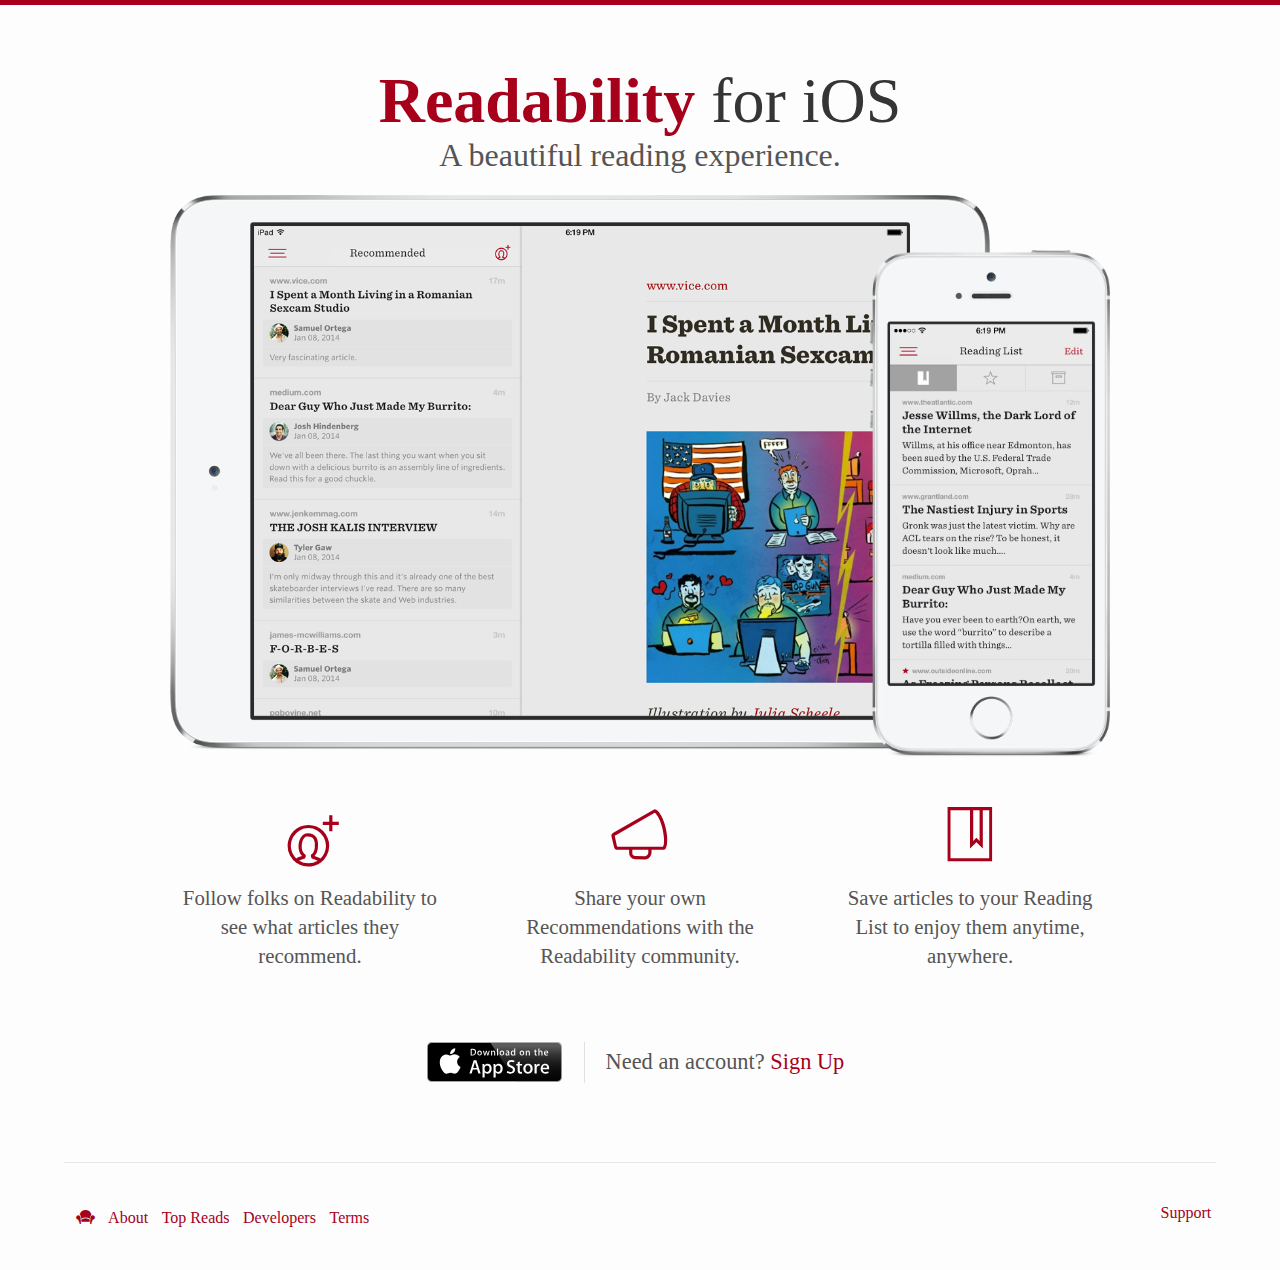
<file: index.html>
<!DOCTYPE html>
<html lang="en">
<head>
  <meta charset="utf-8" />
  <meta name="viewport" content="initial-scale=1.0, user-scalable=yes" />
  <meta name="apple-mobile-web-app-capable" content="yes" />
  <meta name="apple-mobile-web-app-status-bar-style" content="translucent" />

  <title>Readability for iOS</title>
  <meta name="Description" content="" />
  <meta name="Keywords" content=""/>
  <link rel="stylesheet" href="css/styles.css" />
  <link rel="stylesheet" type="text/css" href="//cloud.typography.com/6824232/802342/css/fonts.css" />
  <!--[if lte IE 8]>
    <link rel="stylesheet" href="css/ie.css" />
    <script src="js/lib/respond.js"></script>
    <script src="js/lib/html5shiv.js"></script>
  <![endif]-->
</head>

<body id="body" class="">
  <section id="product-heros">
    <h1><span>Readability</span> for iOS</h1>
    <h2>A beautiful reading experience.</h2>

    <div id="screenshot-wrapper">
      <a href="https://itunes.apple.com/app/id460156587" title="Download Readability on the App Store"><img id="hero1" src="images/readingList.png" alt="iPhone Reading List" /></a>
      <a href="https://itunes.apple.com/app/id460156587" title="Download Readability on the App Store"><img id="hero2" src="images/recos_list.png" alt="iPad Recommended List" /></a>
    </div>

    <ul id="feature-rundown">
      <li>
        <span></span>
        <p>Follow folks on Readability to see what articles they recommend.</p>
      </li>

      <li>
        <span></span>
        <p>Share your own Recommendations with the Readability community.</p>
      </li>

      <li>
        <span></span>
        <p>Save articles to your Reading List to enjoy them anytime, anywhere.</p>
      </li>
    </ul>

    <div class="app-store-info">
      <a class="download-link" href="https://itunes.apple.com/app/id460156587" title="Download Readability on the App Store">View Readability in the App Store</a>
      <p>Need an account? <a href="/register" title="Create an account on Readability">Sign Up</a></p>
    </div>
  </section>

  <footer role="contentinfo">
    <ul>
        <li class="home-link"><a href="/" class="readability-couch couch-icon"></a></li>
        <li><a href="/about">About</a></li>
        <li><a href="/topreads/">Top Reads</a></li>
        <li><a href="/developers">Developers</a></li>
        <li><a href="/about/terms">Terms</a></li>
        <li class="feedback-link"><a href="/contact" class="standard-btn active-border">Support</a></li>
    </ul>
</footer>
</body>
</html>
</file>
<file: css/styles.css>
/**
                                     iL0G
                                fGGGGGGGG
                             :GGGGGGGGGGG
       1GGGGGGGi           .GGGGGGf  LGGGGGGC.         fGGGGGGC:         1GGGGGGG;
    GGGGGGGGGGGGGGG tGGGGGCGGGGG .GGGGGGGGGGGGGG1   GGGGGGGGGGGGGGL   G0GGGGGGGGGGGGG
  GGGGGGGGi:iGGGGGGGG GGGGGGGGf 0GGGGGGL::tGGGGG  GGGGGGGC;:1GGGGGGGGGGGGGGG;:1GGGGGGGL
 GGGGGf         LGGGGG GGGGGGt.GGGGG.         G  GGGGG,         GGGGGGGG1         CGGGGG
fGGGG.           .GGGGL.GGGGG GGGGG             GGGGG            tGGGGG            :GGGG1
GGGGG             GGGGG GGGGC.GGGG,             GGGGt             GGGGG             GGGGG
GGGGG             GGGGG GGGGC GGGGf             GGGGG             GGGGG             GGGGG
:GGGGC           GGGGGG GGGGC GGGGG.            CGGGGi           GGGGGGL           GGGGG.
 iGGGGGf       fGGGGGGG GGGGC  GGGGG0.       GG. GGGGGG,       GGGGGGGGGGt       CGGGGG;
   GGGGGGGGGGGGGGGGGGGG GGGGC   i0GGGGGGGGGGGGGGt .GGGGGGGGGGGGGGGGG GGGGGGGGGGGGGGGGG
     LGGGGGGGGGGGL                 GGGGGGGGGGGG:     CGGGGGGGGGGGGG    CGGGGGGGGGGGf
                                                            :GGGGG
                                                           iGGGGG
                                                          tGGGGG
*/
html, body, div, span, applet, object, iframe,
h1, h2, h3, h4, h5, h6, p, blockquote, pre,
a, abbr, acronym, address, big, cite, code,
del, dfn, em, img, ins, kbd, q, s, samp,
small, strike, strong, sub, sup, tt, var,
b, u, i, center,
dl, dt, dd, ol, ul, li,
fieldset, form, label, legend,
table, caption, tbody, tfoot, thead, tr, th, td,
article, aside, canvas, details, embed,
figure, figcaption, footer, header, hgroup,
menu, nav, output, ruby, section, summary,
time, mark, audio, video {
  margin: 0;
  padding: 0;
  border: 0;
  font-size: 100%;
  font: inherit;
  vertical-align: baseline; }

/* HTML5 display-role reset for older browsers */
article, aside, details, figcaption, figure,
footer, header, hgroup, menu, nav, section {
  display: block; }

body {
  line-height: 1; }

ol, ul {
  list-style: none; }

blockquote, q {
  quotes: none; }

blockquote:before, blockquote:after,
q:before, q:after {
  content: '';
  content: none; }

table {
  border-collapse: collapse;
  border-spacing: 0; }

@font-face {
  font-family: 'readabiliconsregular';
  src: url("readabilicons-regular.eot");
  src: url("readabilicons-regular.eot?#iefix") format("embedded-opentype"), url("readabilicons-regular.woff") format("woff"), url("readabilicons-regular.ttf") format("truetype"), url("readabilicons-regular.svg#readabiliconsregular") format("svg");
  font-weight: normal;
  font-style: normal; }

html,
body {
  color: #fdfdfd;
  font-size: 1em;
  background-color: #a6001b;
  font-family: 'Sentinel A', 'Sentinel B', 'Georgia', serif; }

a:link,
a:visited {
  color: #a6001b;
  text-decoration: none;
  transition: color 150ms ease-in-out;
  -webkit-transition: color 150ms ease-in-out;
  -moz-transition: color 150ms ease-in-out;
  -ms-transition: color 150ms ease-in-out; }

a:hover {
  color: #555; }

#feature-rundown {
  display: block;
  width: 90%;
  margin: 0 auto 0;
  text-align: center; }
  #feature-rundown li {
    display: block;
    width: 90%;
    margin: 0 auto;
    padding: 1.3em 0;
    text-align: center; }
  #feature-rundown span {
    font-family: 'readabiliconsregular';
    color: #a6001b;
    font-size: 4em; }
  #feature-rundown p {
    margin-top: .9em;
    line-height: 1.4;
    font-size: 1.2em;
    color: #555; }

#product-heros {
  float: left;
  border-top: 5px solid #a6001b;
  width: 100%;
  background: #fdfdfd;
  position: relative;
  z-index: 10;
  overflow: hidden; }
  #product-heros:after {
    content: "";
    clear: both;
    display: block; }
  #product-heros .app-store-info {
    width: 135px;
    margin: 3em auto 4em;
    display: block;
    height: 40px; }
    #product-heros .app-store-info:after {
      content: "";
      clear: both;
      display: block; }
    #product-heros .app-store-info a {
      display: inline-block; }
      #product-heros .app-store-info a:hover {
        color: #d47979; }
    #product-heros .app-store-info p {
      float: left;
      padding: .4em 0 .4em .7em;
      border-left: 1px solid #e1e1e1;
      color: #999;
      font-size: .96em;
      margin-left: .7em;
      display: none; }
    #product-heros .app-store-info span {
      color: #333;
      display: block;
      text-align: center;
      margin-bottom: .5em; }
  #product-heros img {
    position: absolute;
    left: 50%; }
  #product-heros h1 {
    padding: 1.5em 0 .1em;
    color: #353535;
    text-align: center;
    font-size: 2em; }
    #product-heros h1 span {
      font-weight: bold;
      color: #a6001b; }
  #product-heros h2 {
    display: block;
    color: #555;
    font-size: 1.2em;
    text-align: center; }

#screenshot-wrapper {
  height: 594px;
  position: relative;
  overflow: hidden;
  margin: 1em 0 0; }

#hero1 {
  margin-left: -140px;
  top: 0;
  width: 280px;
  z-index: 10; }

#hero2 {
  margin-left: -175px;
  top: 0;
  width: 300px;
  z-index: 9;
  display: none; }

.download-link {
  float: left;
  font-size: 0;
  text-indent: -9999px;
  width: 135px;
  height: 40px;
  background: transparent url(../images/appstorebadge.svg) center center no-repeat;
  background-size: 100% auto;
  display: inline-block; }

footer {
  float: left;
  width: 100%;
  background: #fdfdfd;
  position: relative;
  z-index: 10; }
  footer ul {
    border-top: 1px solid #e8e8e8;
    margin: 0 auto;
    width: 90%;
    padding: 1em 0; }
  footer li {
    display: block;
    padding: .6em 0;
    font-size: 1.2em;
    text-align: center; }
    footer li:first-child {
      color: #353535;
      font-size: 1.6em;
      font-family: 'readabiliconsregular'; }
  footer .feedback-link {
    margin-right: 0.3em; }

@media screen and (min-width: 520px) {
  #feature-rundown p {
    font-size: 1.4em; }
  #feature-rundown li {
    width: 70%;
    padding: 1.5em 0; }

  #screenshot-wrapper {
    height: 846px; }

  #product-heros .app-store-info.touch {
    width: 135px;
    height: 40px; }
  #product-heros h1 {
    font-size: 2.6em; }
  #product-heros h2 {
    font-size: 1.7em; }

  #hero1 {
    width: 400px;
    margin-left: -200px; } }
@media screen and (min-width: 748px) {
  #screenshot-wrapper {
    height: 426px;
    margin-top: 1.5em; }

  #hero1 {
    margin-left: 170px;
    top: 34px;
    width: 186px;
    animation: slideInRight 800ms none ease-in-out;
    -webkit-animation: slideInRight 800ms none ease-in-out;
    -moz-animation: slideInRight 800ms none ease-in-out;
    -ms-animation: slideInRight 800ms none ease-in-out;
    animation-delay: 0;
    -webkit-animation-delay: 0;
    -ms-animation-delay: 0;
    -moz-animation-delay: 0; }

  #hero2 {
    margin-left: -360px;
    top: 0;
    width: 620px;
    display: block;
    animation: slideInLeft 800ms none ease-in-out;
    -webkit-animation: slideInLeft 800ms none ease-in-out;
    -moz-animation: slideInLeft 800ms none ease-in-out;
    -ms-animation: slideInLeft 800ms none ease-in-out;
    animation-delay: 0;
    -webkit-animation-delay: 0;
    -ms-animation-delay: 0;
    -moz-animation-delay: 0; }

  .download-link {
    width: 135px;
    height: 40px; }

  footer ul {
    width: 90%;
    padding: 2em 0; }
  footer li {
    margin-left: 0.6em;
    font-size: 1em;
    display: inline-block; }
    footer li:first-child {
      font-size: 1.2em; }

  .feedback-link {
    float: right;
    margin-right: 0.3em; }

  #product-heros {
    float: left;
    background: #fdfdfd;
    position: relative;
    z-index: 10;
    overflow: hidden; }
    #product-heros h1 {
      padding-top: 1em;
      font-size: 3.4em; }
    #product-heros .app-store-info {
      width: 426px;
      margin: 3em auto 5em; }
      #product-heros .app-store-info p {
        padding: .4em 0 .4em .9em;
        font-size: 1.4em;
        margin-left: 1em;
        color: #555;
        display: inline-block; }
      #product-heros .app-store-info span {
        display: none; }

  #feature-rundown {
    margin-top: 1em; }
    #feature-rundown li {
      display: inline-block;
      width: 27%;
      margin: 0 3%; }
      #feature-rundown li p {
        font-size: 1.3em; } }
@media screen and (min-width: 1002px) {
  #product-heros .app-store-info.touch {
    margin-top: 5em; }
  #product-heros h1 {
    font-size: 4em; }
  #product-heros h2 {
    font-size: 2em; }

  #screenshot-wrapper {
    height: 565px; }

  #feature-rundown li {
    font-size: 1em;
    display: inline-block;
    width: 27%;
    max-width: 280px;
    margin: 0 2%; }

  #hero1 {
    margin-left: 230px;
    top: 55px;
    width: 240px; }

  #hero2 {
    margin-left: -470px;
    top: 0;
    width: 820px; } }
/* Animations ----------------------------*/
@keyframes slideInLeft {
  0% {
    opacity: 0;
    transform: translateX(-50px); }

  100% {
    opacity: 1;
    transform: translateX(0px); } }

@-webkit-keyframes slideInLeft {
  0% {
    opacity: 0;
    -webkit-transform: translateX(-50px); }

  100% {
    opacity: 1;
    -webkit-transform: translateX(0px); } }

@-moz-keyframes slideInLeft {
  0% {
    opacity: 0;
    -moz-transform: translateX(-50px); }

  100% {
    opacity: 1;
    -moz-transform: translateX(0px); } }

@-ms-keyframes slideInLeft {
  0% {
    opacity: 0;
    -ms-transform: translateX(-50px); }

  100% {
    opacity: 1;
    -ms-transform: translateX(0px); } }

@keyframes slideInRight {
  0% {
    opacity: 0;
    transform: translateX(50px); }

  100% {
    opacity: 1;
    transform: translateX(0px); } }

@-webkit-keyframes slideInRight {
  0% {
    opacity: 0;
    -webkit-transform: translateX(50px); }

  100% {
    opacity: 1;
    -webkit-transform: translateX(0px); } }

@-moz-keyframes slideInRight {
  0% {
    opacity: 0;
    -moz-transform: translateX(50px); }

  100% {
    opacity: 1;
    -moz-transform: translateX(0px); } }

@-ms-keyframes slideInRight {
  0% {
    opacity: 0;
    -ms-transform: translateX(50px); }

  100% {
    opacity: 1;
    -ms-transform: translateX(0px); } }
</file>
<file: css/ie.css>
.download-link {
  background: transparent url(../images/appstorebadge.png) center center no-repeat;
  background-size: 100% auto;
}

@media screen and (min-width: 748px) {
  #product-heros .app-store-info {
    width: 450px;
  }
}
</file>
